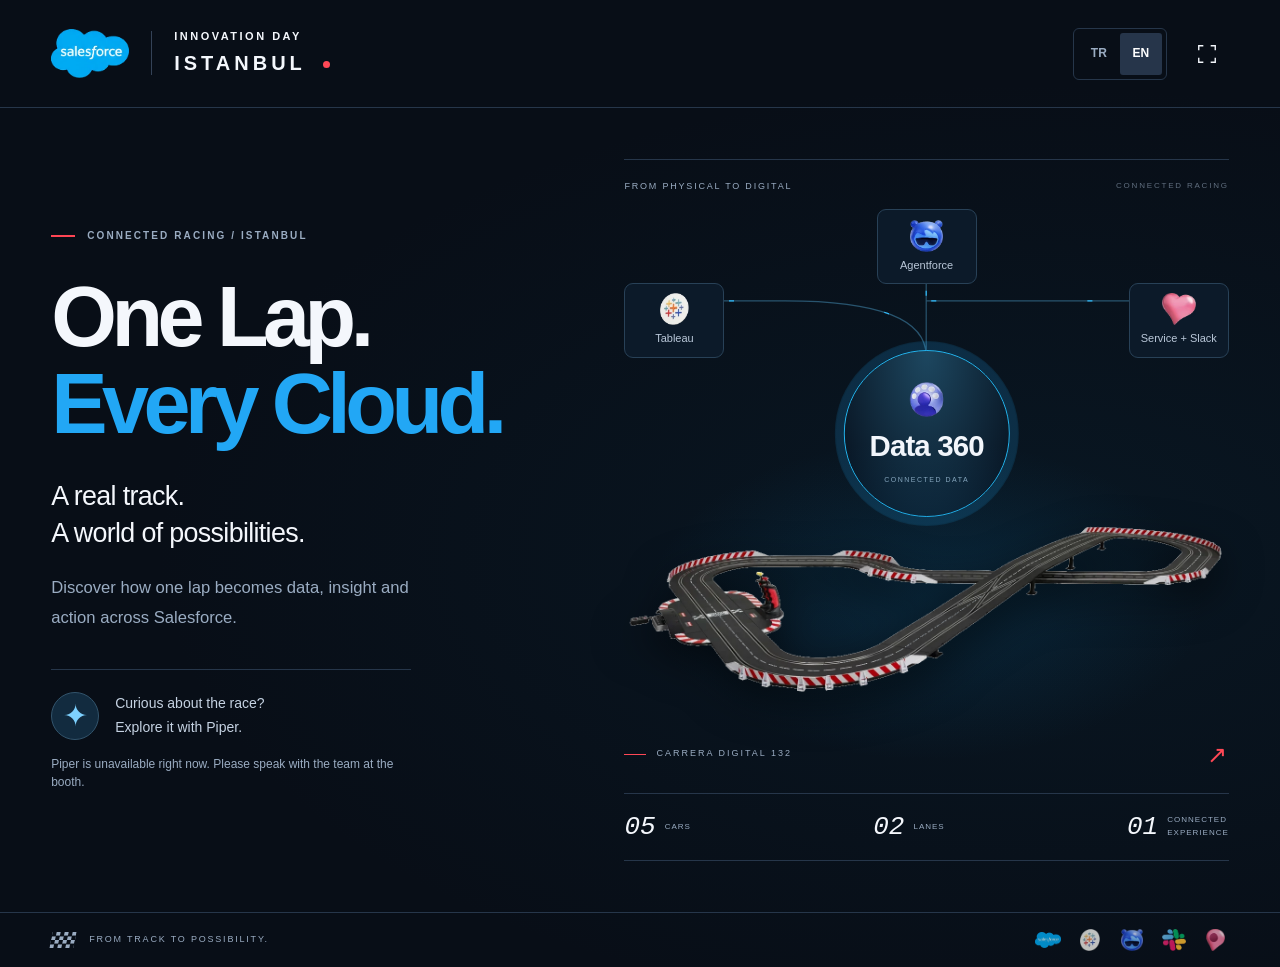
<file: welcome/index.html>
<!doctype html><html lang="en"><head><meta charset="utf-8"><meta name="viewport" content="width=device-width,initial-scale=1"><meta name="theme-color" content="#080e17"><title>Connected Racing — Piper</title><link rel="icon" href="assets/lg_sf.webp"><link rel="stylesheet" href="styles.css">
<script>
(function(w,q){w.QualifiedObject=q;w[q]=w[q]||function(){(w[q].q=w[q].q||[]).push(arguments)}})(window,'qualified');
</script>
<script src="https://js.qualified.com/docking.js" onerror="window.qualifiedDockFailed=true"></script>
<script>if(window.qualified.docking){window.qualified.docking.init({defaultDocked:true,showSkeleton:true});}</script>
<script defer src="app.js"></script>
</head><body>
<div class="screen">
<header><div class="brand"><img src="assets/lg_sf.webp" alt="Salesforce"><span class="divider"></span><span class="event">INNOVATION DAY<strong>ISTANBUL <i></i></strong></span></div><div class="tools"><div class="languages" role="group" aria-label="Language / Dil"><button data-lang="tr" aria-pressed="false">TR</button><button data-lang="en" aria-pressed="true">EN</button></div><button id="fullscreen" aria-label="Full screen" title="Full screen"><svg viewBox="0 0 24 24" aria-hidden="true"><path d="M8 3H3v5m13-5h5v5M3 16v5h5m13-5v5h-5"/></svg></button></div></header>
<main>
<div class="copy"><p class="eyebrow"><span></span> CONNECTED RACING / ISTANBUL</p><h1><span data-text="line1">One Lap.</span><br><em data-text="line2">Every Cloud.</em></h1><p class="lead" data-text="lead">A real track.<br>A world of possibilities.</p><p class="description" data-text="description">Discover how one lap becomes data, insight and action across Salesforce.</p><div class="guide-intro"><span class="spark" aria-hidden="true">✦</span><p data-text="guide">Curious about the race?<br>Explore it with Piper.</p></div><p id="connection-status" role="status" hidden></p></div>
<div class="scene" aria-label="Illustration of the Carrera track connected to Salesforce"><div class="scene-label"><span data-text="scene">FROM PHYSICAL TO DIGITAL</span><span class="live-label" data-text="illustration">CONNECTED RACING</span></div><div class="orbit"><svg class="connections" viewBox="0 0 600 290" aria-hidden="true"><path d="M300 240V145Q300 90 160 90H72M300 240V90H525M300 240V22"/><path class="signal" d="M300 240V145Q300 90 160 90H72M300 240V90H525M300 240V22"/></svg><div class="product tableau"><img src="assets/lg_tab.webp" alt=""><span>Tableau</span></div><div class="product agent"><img src="assets/lg_ag.webp" alt=""><span>Agentforce</span></div><div class="product service"><img src="assets/lg_svc.webp" alt=""><span>Service + Slack</span></div><div class="hub"><img src="assets/lg_d360.webp" alt=""><strong>Data 360</strong><span data-text="data">CONNECTED DATA</span></div></div><div class="track"><div class="glow"></div><img src="assets/trk.webp" alt="Carrera DIGITAL 132 figure-eight racing circuit"></div><div class="track-caption"><i></i>CARRERA DIGITAL 132<span>↗</span></div><div class="stats"><div><b>05</b><span data-text="cars">CARS</span></div><div><b>02</b><span data-text="lanes">LANES</span></div><div><b>01</b><span data-text="experience">CONNECTED<br>EXPERIENCE</span></div></div></div>
</main><footer><span class="flag" aria-hidden="true"></span><span data-text="footer">FROM TRACK TO POSSIBILITY.</span><div class="footer-products"><img src="assets/lg_sf.webp" alt="Salesforce"><img src="assets/lg_tab.webp" alt="Tableau"><img src="assets/lg_ag.webp" alt="Agentforce"><img src="assets/lg_slk.webp" alt="Slack"><img src="assets/lg_fs.webp" alt="Field Service"></div></footer>
</div></body></html>
</file>
<file: welcome/styles.css>
:root{color-scheme:dark;--bg:#080e17;--panel:#101c2b;--blue:#22a7f5;--white:#f4f7fc;--muted:#9aacc2;--line:#26364a}*{box-sizing:border-box}body{margin:0;background:var(--bg);color:var(--white);font:16px/1.55 'Avenir Next',Inter,-apple-system,BlinkMacSystemFont,'Segoe UI',sans-serif}button{font:inherit;color:inherit;cursor:pointer}button:focus-visible{outline:3px solid #80d3ff;outline-offset:4px}img{display:block;max-width:100%}.screen{min-height:100svh;display:flex;flex-direction:column;background:radial-gradient(ellipse at 80% 57%,#0a304441,transparent 60%);container-type:inline-size}header{height:108px;padding:20px 4cqw;display:flex;align-items:center;justify-content:space-between;border-bottom:1px solid var(--line);gap:20px}.brand,.tools{display:flex;align-items:center;gap:22px}.brand img{width:78px}.divider{height:44px;width:1px;background:#344257}.event{font-size:11px;letter-spacing:2.5px;font-weight:600}.event strong{display:block;font-size:20px;letter-spacing:4px;margin-top:3px}.event i{display:inline-block;width:7px;height:7px;border-radius:50%;background:#ff4856;vertical-align:middle;margin-left:8px}.tools{gap:18px}.languages{display:flex;padding:4px;border:1px solid var(--line);border-radius:6px}.languages button{background:none;border:0;border-radius:3px;min-width:42px;min-height:42px;font-size:12px;font-weight:700;color:var(--muted)}.languages button[aria-pressed=true]{background:#26354a;color:white}#fullscreen{width:44px;height:44px;background:none;border:0;display:grid;place-items:center}#fullscreen svg{width:22px;height:22px;fill:none;stroke:currentColor;stroke-width:1.5}main{flex:1;display:grid;grid-template-columns:1fr 1.13fr;gap:3cqw;align-items:center;padding:4cqw;min-width:0}.copy{min-width:0}.eyebrow{font-size:10px;font-weight:700;letter-spacing:2.1px;color:var(--muted);display:flex;align-items:center;gap:12px;margin:0 0 30px}.eyebrow>span{background:#ff4554;height:2px;width:24px}h1{font-size:clamp(48px,6.6cqw,110px);letter-spacing:-.065em;line-height:1.03;font-weight:850;margin:0 0 30px}h1 em{font-style:normal;color:var(--blue);white-space:nowrap}.lead{font-size:clamp(19px,2.1cqw,32px);line-height:1.4;letter-spacing:-.025em;margin:0 0 20px}.description{font-size:clamp(14px,1.3cqw,20px);color:var(--muted);max-width:380px;line-height:1.8;margin:0}.guide-intro{display:flex;gap:16px;align-items:center;border-top:1px solid var(--line);margin-top:36px;padding-top:22px;max-width:360px}.spark{color:#7dd1ff;background:#122b3f;border:1px solid #32546c;border-radius:50%;width:48px;height:48px;display:grid;place-items:center;font-size:30px;flex-shrink:0}.guide-intro p{margin:0;color:#c5d2e2;font-size:14px;line-height:1.7}#connection-status{font-size:12px;color:var(--muted);max-width:350px;margin:15px 0 0}.scene{min-width:0}.scene-label{border-top:1px solid var(--line);padding-top:20px;display:flex;justify-content:space-between;font-size:9px;color:var(--muted);letter-spacing:1.8px;gap:10px}.live-label{opacity:.6;font-size:8px}.orbit{height:clamp(215px,23cqw,330px);position:relative;margin:15px 0 -20px}.connections{position:absolute;inset:0;width:100%;height:100%;overflow:visible;fill:none;stroke:#28546e;stroke-width:1.2}.connections .signal{stroke:#30bbfa;stroke-dasharray:5 150;animation:flow 8s linear infinite}@keyframes flow{to{stroke-dashoffset:-620}}.product{position:absolute;display:flex;flex-direction:column;align-items:center;justify-content:center;gap:5px;width:22%;max-width:100px;height:75px;background:#0c1a29;border:1px solid #284157;border-radius:9px;font-size:11px;color:#b9c7d8}.product img{width:34px;height:32px;object-fit:contain}.tableau{left:0;top:25%}.agent{left:50%;transform:translateX(-50%);top:0}.service{right:0;top:25%}.hub{position:absolute;left:50%;top:48%;transform:translateX(-50%);width:clamp(112px,13cqw,180px);aspect-ratio:1;border-radius:50%;border:1px solid #23b4ef;background:radial-gradient(ellipse at top,#1d4760,#0a1928 80%);display:flex;flex-direction:column;align-items:center;justify-content:center;gap:6px;box-shadow:0 0 0 8px #1da7ed0a,0 0 0 9px #1da7ed25}.hub img{width:35px;height:35px;object-fit:contain}.hub strong{font-size:clamp(20px,2.3cqw,30px);letter-spacing:-.03em}.hub>span{font-size:7px;letter-spacing:1.5px;color:#8daac0}.track{position:relative;padding-top:20px}.track>img{width:100%;position:relative;filter:drop-shadow(0 15px 20px #0008)}.glow{position:absolute;inset:-25% 0;background:radial-gradient(ellipse,#0c64953b,transparent 65%)}.track-caption{display:flex;align-items:center;gap:10px;font-size:9px;letter-spacing:2px;color:var(--muted);margin:20px 0}.track-caption i{width:22px;height:1px;background:#ff4856}.track-caption>span{margin-left:auto;font-size:24px;color:#ff4856}.stats{display:flex;justify-content:space-between;border-top:1px solid var(--line);border-bottom:1px solid var(--line);padding:18px 0;gap:12px}.stats>div{display:flex;align-items:center;gap:9px}.stats b{font:italic 26px ui-monospace,monospace;font-weight:400}.stats span{font-size:8px;letter-spacing:1px;color:var(--muted)}footer{padding:16px 4cqw;border-top:1px solid var(--line);display:flex;align-items:center;gap:14px;font-size:9px;letter-spacing:1.8px;color:var(--muted)}.flag{width:24px;height:16px;background:conic-gradient(#9aacc2 25%,transparent 0 50%,#9aacc2 0 75%,transparent 0) 0 0/8px 8px;transform:skew(-12deg)}.footer-products{display:flex;gap:16px;margin-left:auto;align-items:center}.footer-products img{height:22px;width:26px;object-fit:contain;opacity:.8}
@container(max-width:740px){header{height:90px;padding:16px 24px}.brand{gap:14px}.brand img{width:60px}.event{font-size:9px}.event strong{font-size:16px}.tools{gap:6px}.live-label{display:none}main{grid-template-columns:1fr;padding:28px;gap:24px}.copy{display:grid;grid-template-columns:1fr 1fr;column-gap:20px}.eyebrow,h1{grid-column:1/-1}.eyebrow{margin-bottom:16px}h1{font-size:clamp(48px,11cqw,82px);margin-bottom:22px}.lead{font-size:22px;margin:0}.description{font-size:13px}.guide-intro{grid-column:1/-1;margin-top:20px;padding-top:14px;max-width:none}.guide-intro p{font-size:13px}.scene{max-width:550px;width:100%;justify-self:center}.orbit{height:230px}.hub{width:135px}.track{padding-top:0}.scene-label{padding-top:14px}.track-caption{margin:12px 0}.stats{padding:12px 0}footer{padding:14px 24px}.footer-products{gap:8px}}
@container(max-width:430px){.event{letter-spacing:1px}.event strong{letter-spacing:2px;font-size:14px}.divider{display:none}header{padding:14px 16px}.brand img{width:48px}.languages button{min-width:34px}.tools{gap:0}#fullscreen{width:34px}.copy{display:block}.lead{margin-bottom:14px}main{padding:24px 20px}.eyebrow{font-size:8px}.footer-products{display:none}.product{font-size:10px}.orbit{height:210px}.hub{width:120px}.scene-label{font-size:8px}}
@media(prefers-reduced-motion:reduce){*{animation:none!important;scroll-behavior:auto!important}}

@media(max-height:850px) and (min-width:1000px){header{height:82px;padding-top:12px;padding-bottom:12px}main{padding-top:24px;padding-bottom:24px}.orbit{height:190px;margin-bottom:-10px}.hub{width:120px}.hub strong{font-size:22px}.hub img{width:28px;height:28px}.product{height:65px}.product img{height:27px}.track{padding-top:8px}.track-caption{margin:9px 0}.stats{padding:12px 0}.eyebrow{margin-bottom:22px}h1{margin-bottom:22px}.lead{margin-bottom:14px}.guide-intro{margin-top:22px;padding-top:16px}footer{padding-top:12px;padding-bottom:12px}}
</file>
